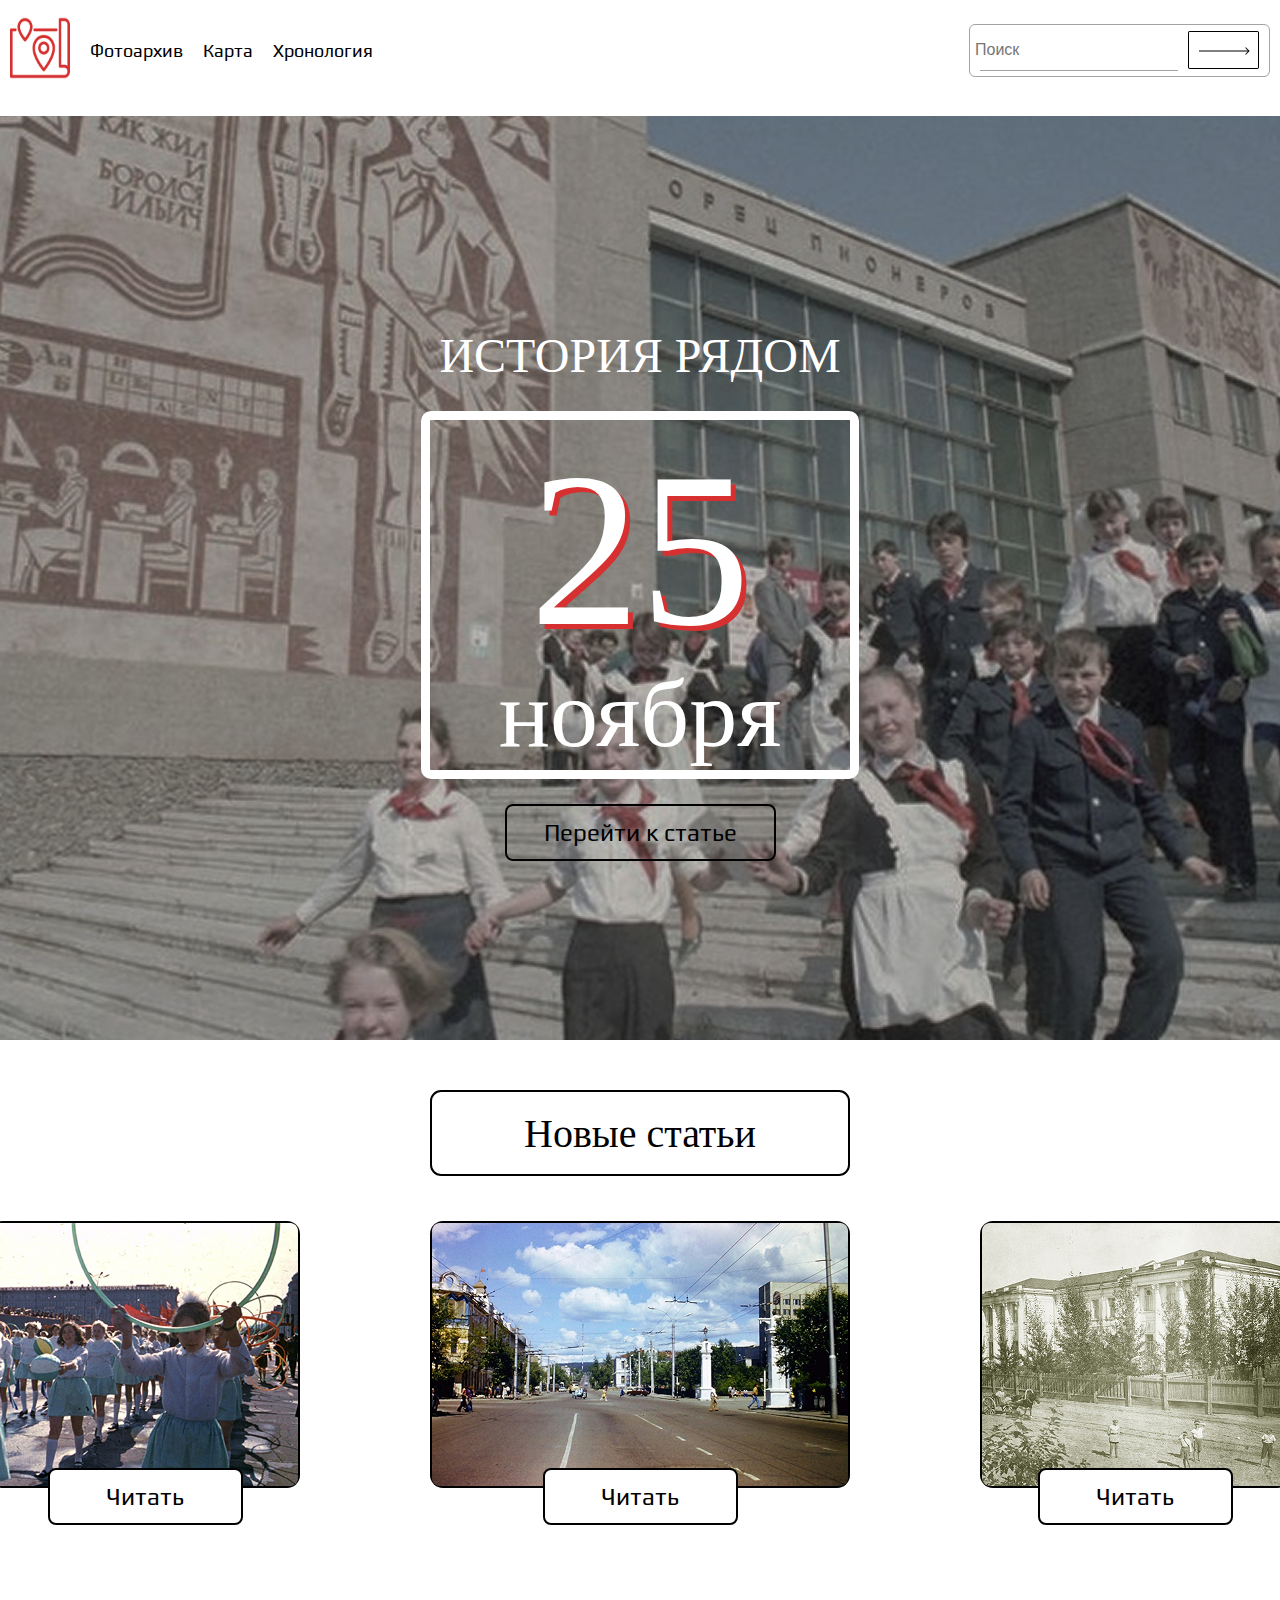
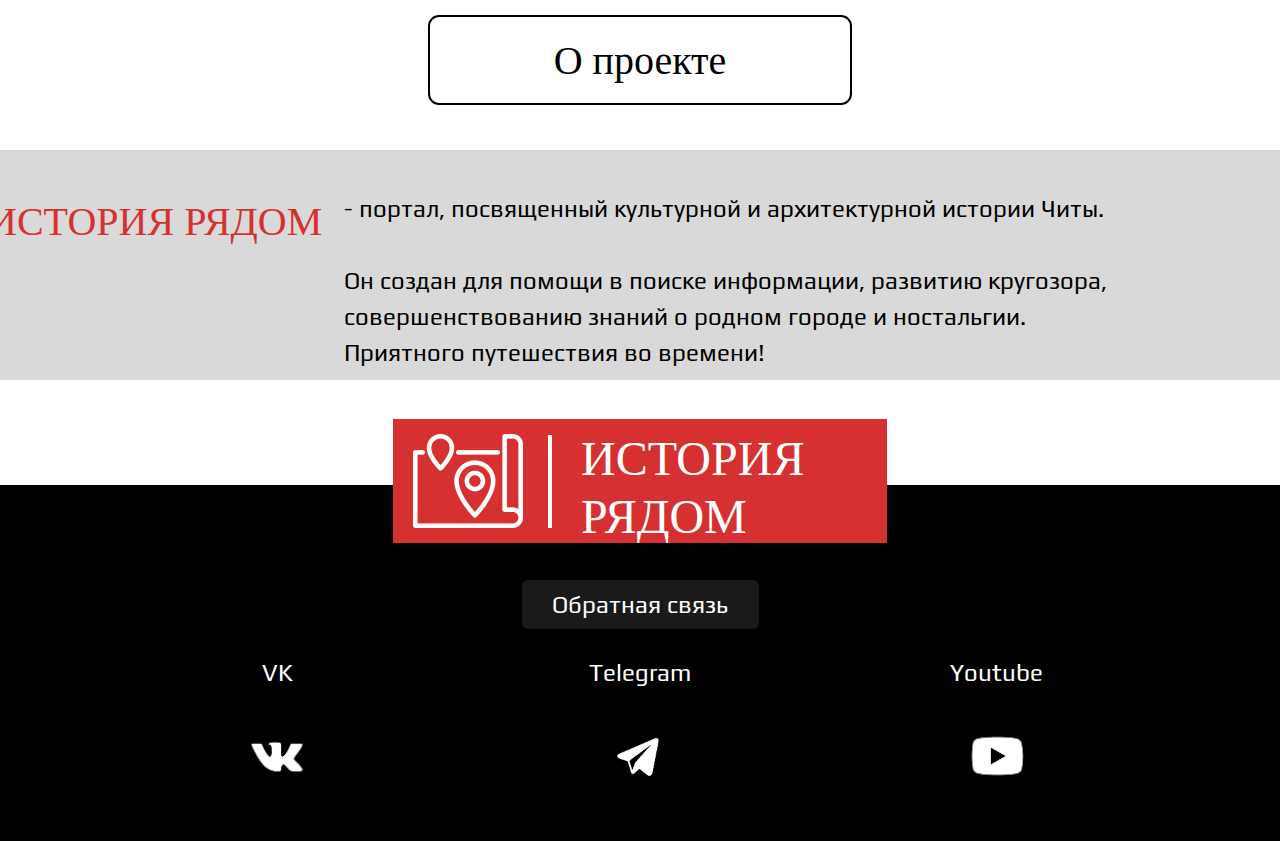
<file: index.html>
<!DOCTYPE html>
<html lang="ru">
<head>
    <meta charset="UTF-8">
    <meta name="viewport" content="width=device-width, initial-scale=1.0">
    <title>Шапка сайта</title>
    <link rel="stylesheet" href="styles.css"> <!-- Подключение CSS -->
</head>
<body>
    <header class="header">
        <!-- Логотип как кнопка -->
        <a href="index.html">
    <img src="images/logo.png" alt="Логотип" class="logo">
</a>

        <!-- Кнопки -->
        <div class="nav-buttons">
    <a href="фотоархив.html">Фотоархив</a>
    <a href="карта.html">Карта</a>
    <a href="хронология.html">Хронология</a>
</div>

 <!-- Окно поиска -->
<div class="search-box">
    <input type="text" placeholder="Поиск" class="search-input">
    <div class="search-icon">
        <img src="images/search-icon.png" alt="Поиск">
    </div>
</div>
    </header>

    <!-- Секция под шапкой -->
    <section class="hero-section">
        <div class="hero-content">
            <h1>ИСТОРИЯ РЯДОМ</h1>
            <div class="rectangle">
                <div class="date-container">
                    <div class="date">25</div>
                    <div class="month">ноября</div>
                </div>
            </div>
            <button class="article-button">Перейти к статье</button>
        </div>
    </section>

    <!-- Новая секция с кнопкой "Новые статьи" и фотографиями -->
<section class="new-articles-section">
    <!-- Кнопка "Новые статьи" -->
    <div class="new-articles-button-container">
        <button class="new-articles-button">Новые статьи</button>
    </div>

    <!-- Контейнер для фотографий -->
    <div class="photos-container">
        <!-- Левая фотография -->
        <div class="photo-wrapper">
            <img src="images/photo-left.jpg" alt="Фото 1" class="photo">
            <button class="read-button">Читать</button>
        </div>

        <!-- Центральная фотография -->
        <div class="photo-wrapper">
            <img src="images/photo-center.jpg" alt="Фото 2" class="photo">
            <button class="read-button">Читать</button>
        </div>

        <!-- Правая фотография -->
        <div class="photo-wrapper">
            <img src="images/photo-right.jpg" alt="Фото 3" class="photo">
            <button class="read-button">Читать</button>
        </div>
    </div>
</section>

<!-- Новая секция "О проекте" -->
<section class="about-section">
    <!-- Прямоугольник с надписью "О проекте" -->
    <div class="about-title-container">
        <div class="about-title">О проекте</div>
    </div>

    <!-- Серый прямоугольник с текстом -->
    <div class="about-content">
        <div class="about-text">
            <span class="red-text">ИСТОРИЯ РЯДОМ</span>
            <div class="description-container">
                <span class="description-text">
                    - портал, посвященный культурной и архитектурной истории Читы.<br><br>
                    Он создан для помощи в поиске информации, развитию кругозора, совершенствованию знаний о родном городе и ностальгии.<br>
                    Приятного путешествия во времени!
                </span>
            </div>
        </div>
    </div>
</section>

<!-- Подвал -->
<footer class="footer">
    <!-- Красный прямоугольник -->
    <div class="red-rectangle">
        <img src="images/footer-icon.png" alt="Иконка" class="footer-icon">
        <div class="white-line"></div>
        <div class="footer-title">ИСТОРИЯ<br>РЯДОМ</div>
    </div>

    <!-- Черный прямоугольник -->
    <div class="black-rectangle">
        <!-- Кнопка "Обратная связь" -->
        <button class="feedback-button">Обратная связь</button>

        <!-- Надписи и кнопки -->
        <div class="social-links">
            <div class="social-item">
                <span class="social-text">VK</span>
                <div class="social-button">
                    <img src="images/vk-icon.png" alt="VK" class="social-icon">
                </div>
            </div>
            <div class="social-item">
                <span class="social-text">Telegram</span>
                <div class="social-button">
                    <img src="images/telegram-icon.png" alt="Telegram" class="social-icon">
                </div>
            </div>
            <div class="social-item">
                <span class="social-text">Youtube</span>
                <div class="social-button">
                    <img src="images/youtube-icon.png" alt="YouTube" class="social-icon">
                </div>
            </div>
        </div>
    </div>
</footer>

</body>
</html>
</file>
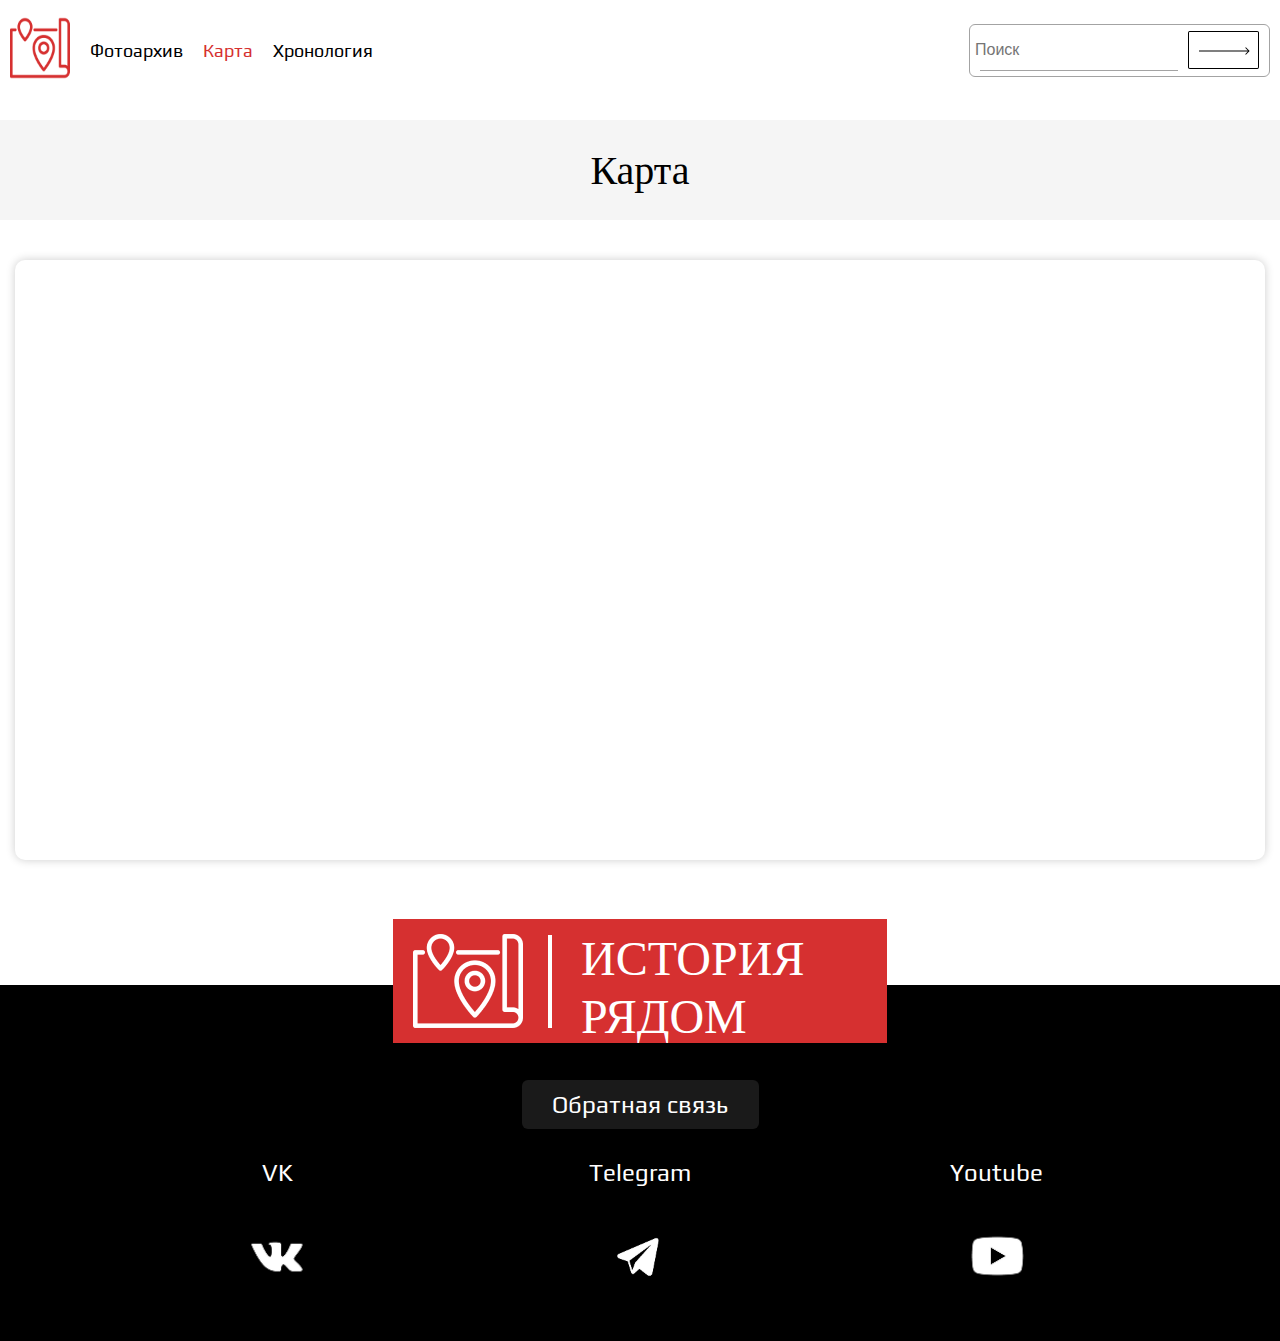
<file: карта.html>
<!DOCTYPE html>
<html lang="ru">
<head>
    <meta charset="UTF-8">
    <meta name="viewport" content="width=device-width, initial-scale=1.0">
    <title>Карта</title>
    <link rel="stylesheet" href="styles.css">

</head>
<body>
    <header class="header">
        <a href="index.html">
            <img src="images/logo.png" alt="Логотип" class="logo">
        </a>

        <div class="nav-buttons">
            <a href="фотоархив.html">Фотоархив</a>
            <a href="#" class="active">Карта</a>
            <a href="хронология.html">Хронология</a>
        </div>

        <div class="search-box">
            <input type="text" placeholder="Поиск" class="search-input">
            <div class="search-icon">
                <img src="images/search-icon.png" alt="Поиск">
            </div>
        </div>
    </header>

    <div class="archive-header">
        <div class="archive-title">Карта</div>
    </div>

    <div id="map"></div>

    <div id="photo-info-container" style="display: none;">
        <div class="gallery-container">
            <div class="gallery-slide active">
                <img src="images/map photo1.jpg" alt="Фото 1" class="gallery-photo">
                <div class="photo-info">
                    <div class="photo-title">Первая половина 50-х</div>
                    <div class="photo-description">Читинский электро-механический завод (в 1955 переименован в Читинский машиностроительный завод). </div>
                </div>
            </div>
            
            <div class="gallery-slide">
                <img src="images/map photo2.jpg" alt="Фото 2" class="gallery-photo">
                <div class="photo-info">
                    <div class="photo-title">Конец 1960-х</div>
                    <div class="photo-description">Читинский машиностроительный завод. </div>
                </div>
            </div>
            
            <div class="gallery-slide">
                <img src="images/map photo3.jpg" alt="Фото 3" class="gallery-photo">
                <div class="photo-info">
                    <div class="photo-title">Середина 1970-х годов</div>
                    <div class="photo-description">Въезд на территорию Читинского машиностроительного завода.</div>
                </div>
            </div>
            
            <div class="gallery-slide">
                <img src="images/map photo4.jpg" alt="Фото 4" class="gallery-photo">
                <div class="photo-info">
                    <div class="photo-title">1979 год</div>
                    <div class="photo-description">Улица Новобульварная, коллектив Читинского машиностроительного завода выходит на первомайскую демонстрацию.</div>
                </div>
            </div>
            
            <div class="gallery-slide">
                <img src="images/map photo5.jpg" alt="Фото 5" class="gallery-photo">
                <div class="photo-info">
                    <div class="photo-title">1979 год</div>
                    <div class="photo-description">Шествие коллектива Читинского машиностроительного завода по улице Новобульварной возле ДК Машзавода.</div>
                </div>
            </div>
            
            <div class="gallery-slide">
                <img src="images/map photo6.jpg" alt="Фото 6" class="gallery-photo">
                <div class="photo-info">
                    <div class="photo-title">Начало 1980-х годов</div>
                    <div class="photo-description">Доска боевой славы работников Читинского машиностроительного завода. Была установлена возле центральной проходной завода на троллейбусной остановке на улице Новобульварной.</div>
                </div>
            </div>
            
            <div class="gallery-slide">
                <img src="images/map photo7.jpg" alt="Фото 7" class="gallery-photo">
                <div class="photo-info">
                    <div class="photo-title">1981 год</div>
                    <div class="photo-description">Здание сборочных цехов Читинского машиностроительного завода. На заднем плане - Читинская областная клиническая больница.</div>
                </div>
            </div>
            
            <div class="gallery-slide">
                <img src="images/map photo8.jpg" alt="Фото 8" class="gallery-photo">
                <div class="photo-info">
                    <div class="photo-title">1985 год</div>
                    <div class="photo-description">Проходная Читинского машзавода на Новобульварной.</div>
                </div>
            </div>
            
            <div class="gallery-nav">
                <button class="nav-arrow prev">❮</button>
                <button class="nav-arrow next">❯</button>
            </div>
            
            <div class="photo-counter">Фото 1 из 8</div>
        </div>
    </div>

    <script src="https://api-maps.yandex.ru/2.1/?apikey=d6c2a3be-694f-49df-9041-08972f965d50&lang=ru_RU"></script>
  <script>
    ymaps.ready(init);

    function init() {
        const map = new ymaps.Map("map", {
            center: [52.033635, 113.501049],
            zoom: 14
        });

        const infoContainer = document.getElementById('photo-info-container');

        // Создаем общие параметры для всех меток
        const placemarkOptions = {
            iconLayout: 'default#image',
            iconImageHref: 'images/marker-icon.png',
            iconImageSize: [33, 47],
            iconImageOffset: [-15, -15]
        };

        const placemark1 = new ymaps.Placemark([52.046798, 113.505981], {
            hintContent: "ул. Новобульварная, 103",
            balloonContent: "Читинский машиностроительный завод"
        }, placemarkOptions); // Используем общие параметры

        placemark1.events.add('click', function() {
            infoContainer.style.display = 'block';
            infoContainer.scrollIntoView({ behavior: 'smooth' });
            
            // Сброс галереи к первому фото при открытии
            currentSlide = 0;
            showSlide(currentSlide);
        });

        const placemark2 = new ymaps.Placemark([52.033012, 113.500589], {
            hintContent: "Парк Победы",
            balloonContent: "Городской парк культуры и отдыха"
        }, placemarkOptions); // Используем общие параметры

        const placemark3 = new ymaps.Placemark([52.037248, 113.509960], {
            hintContent: "Железнодорожный вокзал",
            balloonContent: "Историческое здание вокзала станции Чита"
        }, placemarkOptions); // Используем общие параметры

        map.geoObjects.add(placemark1);
        map.geoObjects.add(placemark2);
        map.geoObjects.add(placemark3);
    }

    // Остальной код галереи остается без изменений
    let currentSlide = 0;
    const slides = document.querySelectorAll('.gallery-slide');
    const counter = document.querySelector('.photo-counter');
    
    function showSlide(n) {
        slides.forEach(slide => slide.classList.remove('active'));
        slides[n].classList.add('active');
        counter.textContent = `Фото ${n+1} из ${slides.length}`;
    }
    
    document.querySelector('.next').addEventListener('click', () => {
        currentSlide = (currentSlide + 1) % slides.length;
        showSlide(currentSlide);
    });
    
    document.querySelector('.prev').addEventListener('click', () => {
        currentSlide = (currentSlide - 1 + slides.length) % slides.length;
        showSlide(currentSlide);
    });
    
    document.addEventListener('keydown', (e) => {
        if (infoContainer.style.display === 'block') {
            if (e.key === 'ArrowRight') {
                currentSlide = (currentSlide + 1) % slides.length;
                showSlide(currentSlide);
            } else if (e.key === 'ArrowLeft') {
                currentSlide = (currentSlide - 1 + slides.length) % slides.length;
                showSlide(currentSlide);
            }
        }
    });
</script>

    <!-- Подвал -->
<footer class="footer">
    <!-- Красный прямоугольник -->
    <div class="red-rectangle">
        <img src="images/footer-icon.png" alt="Иконка" class="footer-icon">
        <div class="white-line"></div>
        <div class="footer-title">ИСТОРИЯ<br>РЯДОМ</div>
    </div>

    <!-- Черный прямоугольник -->
    <div class="black-rectangle">
        <!-- Кнопка "Обратная связь" -->
        <button class="feedback-button">Обратная связь</button>

        <!-- Надписи и кнопки -->
        <div class="social-links">
            <div class="social-item">
                <span class="social-text">VK</span>
                <div class="social-button">
                    <img src="images/vk-icon.png" alt="VK" class="social-icon">
                </div>
            </div>
            <div class="social-item">
                <span class="social-text">Telegram</span>
                <div class="social-button">
                    <img src="images/telegram-icon.png" alt="Telegram" class="social-icon">
                </div>
            </div>
            <div class="social-item">
                <span class="social-text">Youtube</span>
                <div class="social-button">
                    <img src="images/youtube-icon.png" alt="YouTube" class="social-icon">
                </div>
            </div>
        </div>
    </div>
</footer>


</body>
</html>
</file>
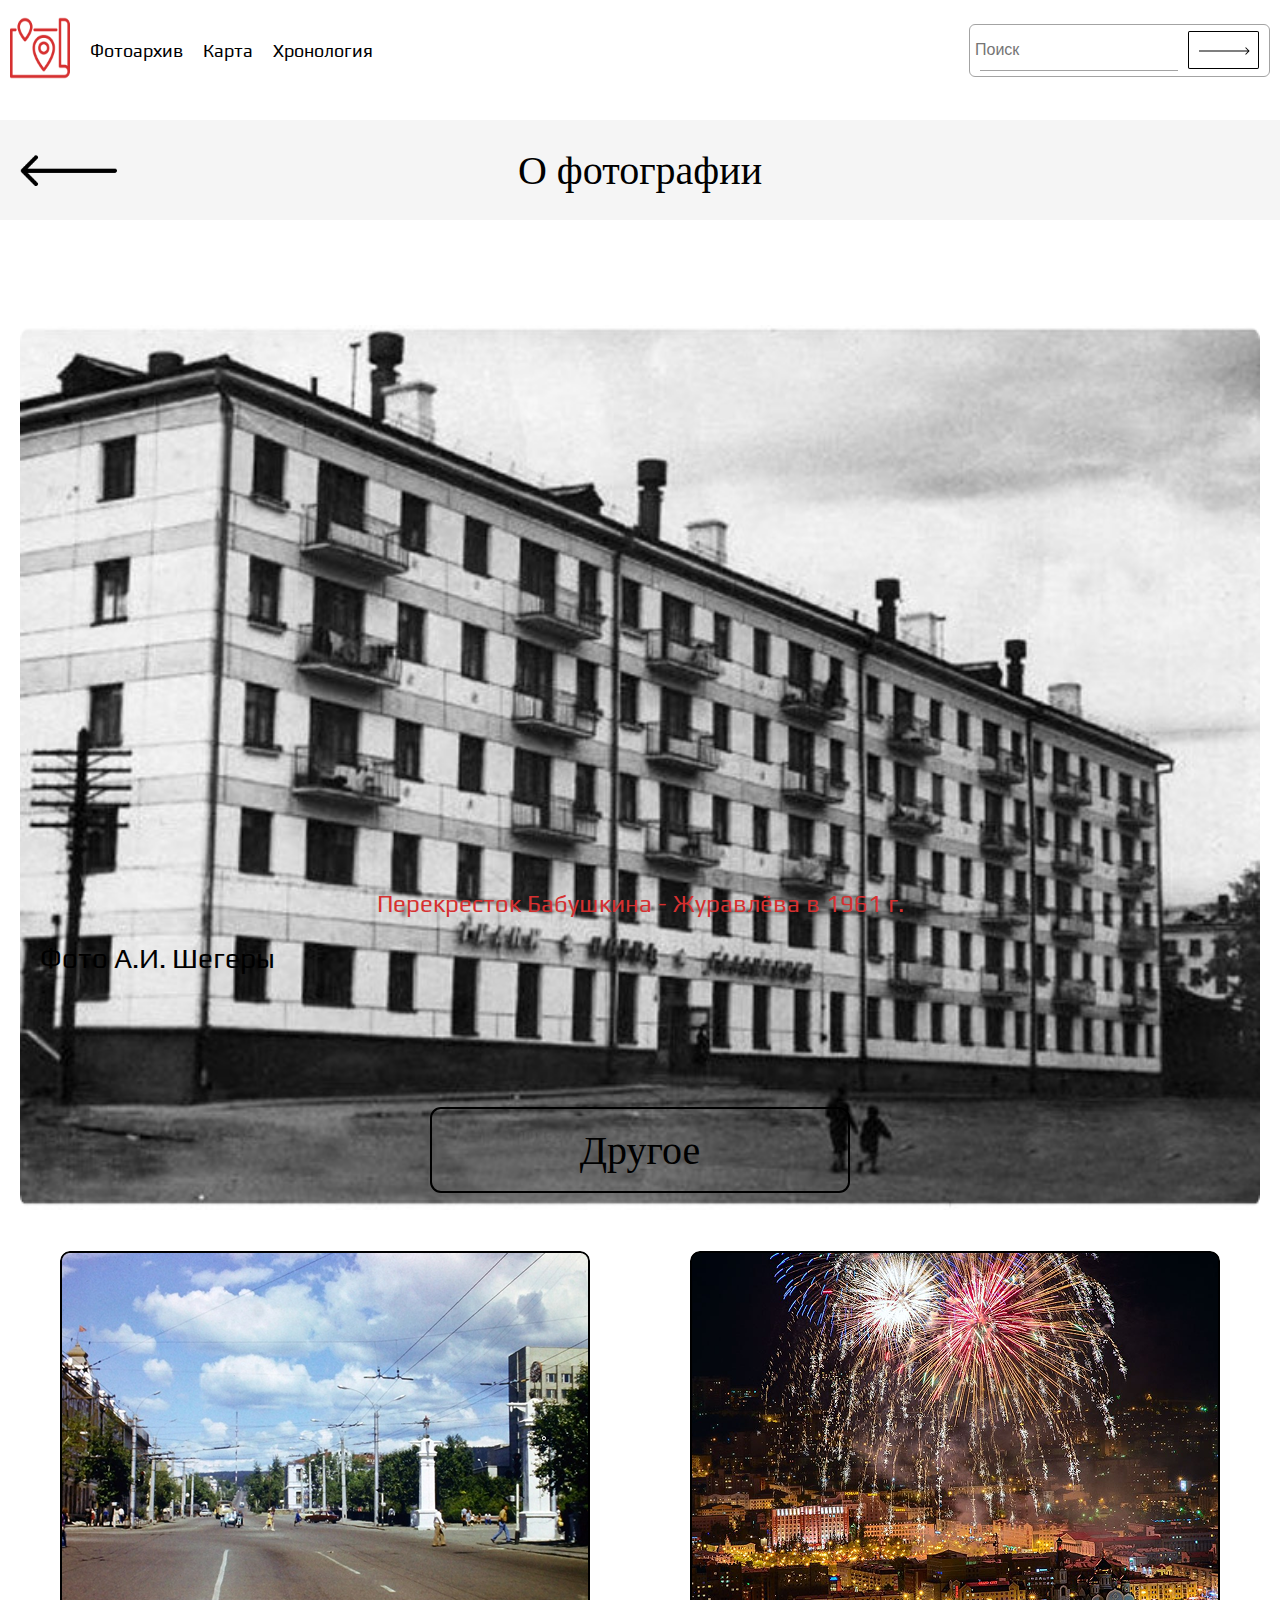
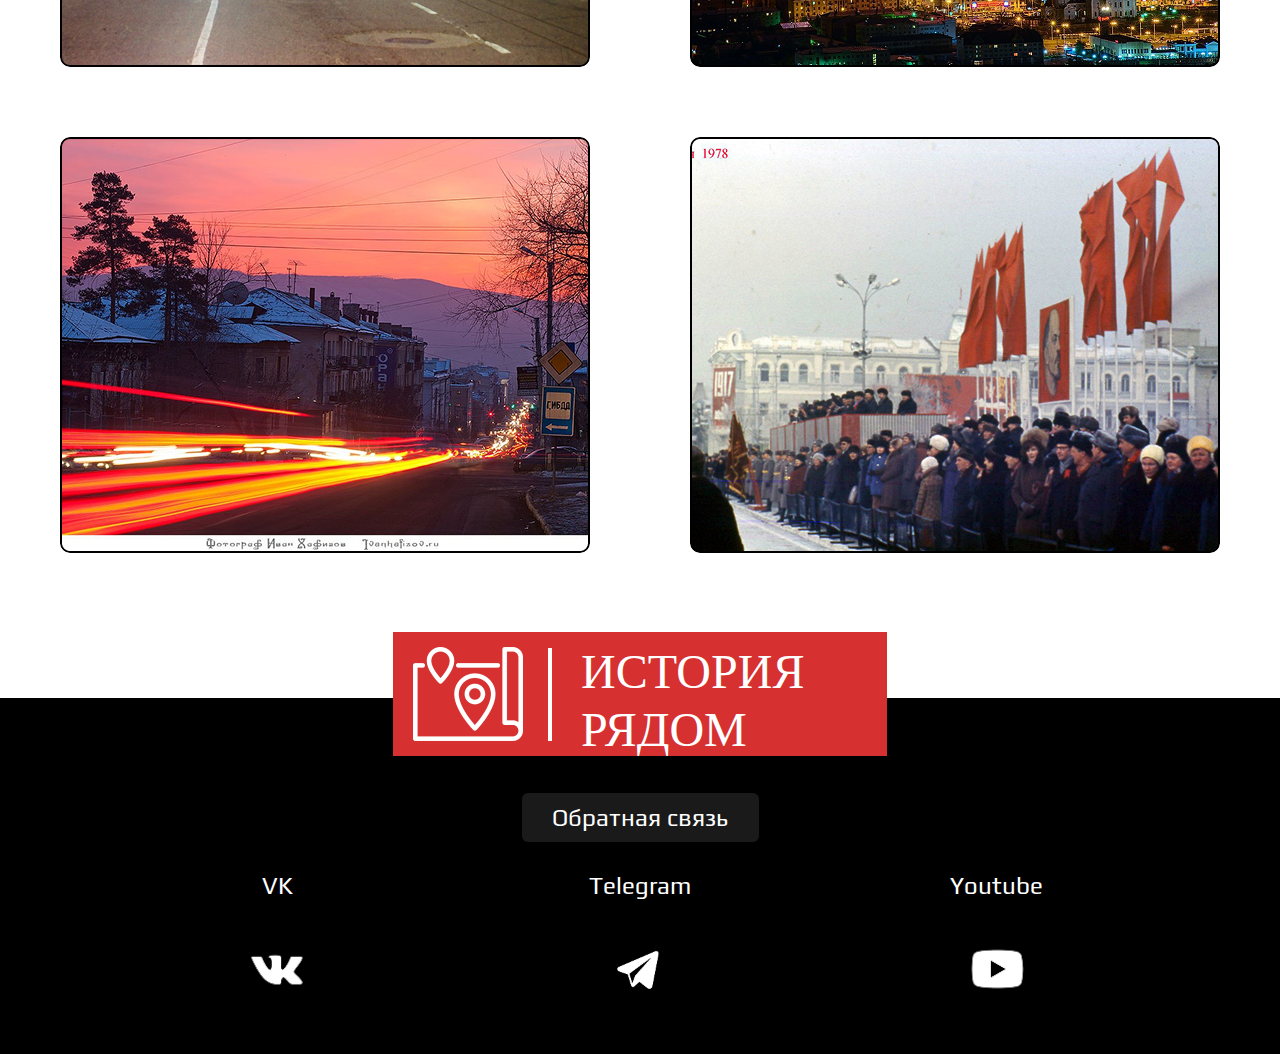
<file: о фотографии.html>
<!DOCTYPE html>
<html lang="ru">
<head>
    <meta charset="UTF-8">
    <meta name="viewport" content="width=device-width, initial-scale=1.0">
    <title>О фотографии</title>
    <link rel="stylesheet" href="styles.css">
</head>
<body>
    <header class="header">
        <a href="index.html">
            <img src="images/logo.png" alt="Логотип" class="logo">
        </a>
        <div class="nav-buttons">
            <a href="фотоархив.html">Фотоархив</a>
            <a href="карта.html">Карта</a>
            <a href="хронология.html">Хронология</a>
        </div>
        <div class="search-box">
            <input type="text" placeholder="Поиск" class="search-input">
            <div class="search-icon">
                <img src="images/search-icon.png" alt="Поиск">
            </div>
        </div>
    </header>
    
    <div class="archive-header">
    <a href="фотоархив.html" class="back-button">
        <img src="images/стрелка.png" alt="Назад" class="back-icon">
    </a>
    <div class="archive-title">О фотографии</div>
</div>

    <div class="photo-details-container">
        <div class="photo-details-content">
            <div class="photo-main">
                <img src="images/о фотографии главная.png" alt="Фотография" class="photo-large">
            </div>
            <div class="photo-info">
                <h2 class="photo-title">Перекресток Бабушкина - Журавлёва в 1961 г.</h2>
                <p class="photo-author">Фото А.И. Шегеры</p>
            </div>
        </div>
    </div>

    <div class="other-photos-section">
        <div class="new-photos-section">
            <button class="new-photos-title">Другое</button>
        </div>

       <div class="new-photos-grid">
    <div class="photos-row top-row">
        <button class="new-photo-btn">
            <img src="images/о фотографии 1.png" alt="Новое фото 1" class="new-photo">
        </button>
        <button class="new-photo-btn">
            <img src="images/о фотографии 2.png" alt="Новое фото 2" class="new-photo">
        </button>
    </div>
    <div class="photos-row bottom-row">
        <button class="new-photo-btn">
            <img src="images/о фотографии 3.png" alt="Новое фото 3" class="new-photo">
        </button>
        <button class="new-photo-btn">
            <img src="images/о фотографии 4.png" alt="Новое фото 4" class="new-photo">
        </button>
    </div>
</div>
    </div>

    <footer class="footer">
        <div class="red-rectangle">
            <img src="images/footer-icon.png" alt="Иконка" class="footer-icon">
            <div class="white-line"></div>
            <div class="footer-title">ИСТОРИЯ<br>РЯДОМ</div>
        </div>
        <div class="black-rectangle">
            <button class="feedback-button">Обратная связь</button>
            <div class="social-links">
                <div class="social-item">
                    <span class="social-text">VK</span>
                    <div class="social-button">
                        <img src="images/vk-icon.png" alt="VK" class="social-icon">
                    </div>
                </div>
                <div class="social-item">
                    <span class="social-text">Telegram</span>
                    <div class="social-button">
                        <img src="images/telegram-icon.png" alt="Telegram" class="social-icon">
                    </div>
                </div>
                <div class="social-item">
                    <span class="social-text">Youtube</span>
                    <div class="social-button">
                        <img src="images/youtube-icon.png" alt="YouTube" class="social-icon">
                    </div>
                </div>
            </div>
        </div>
    </footer>
</body>
</html>
</file>
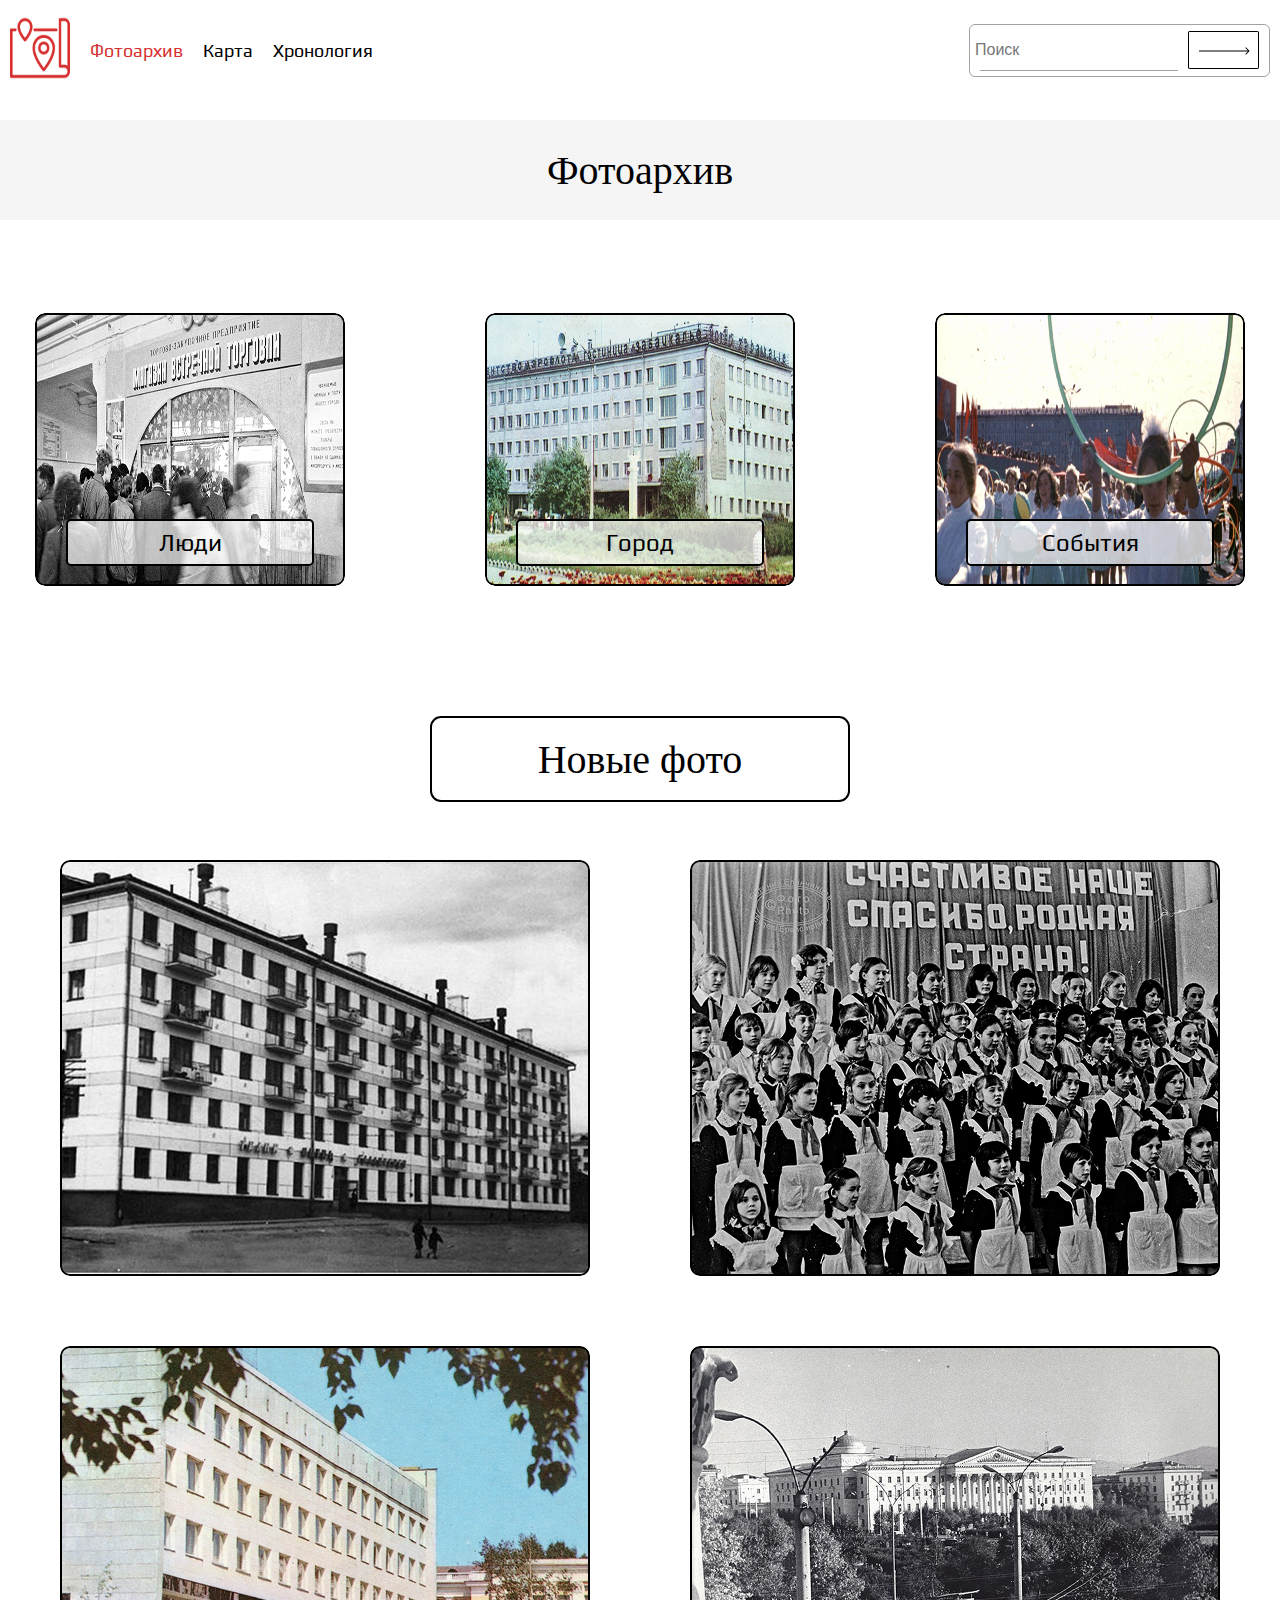
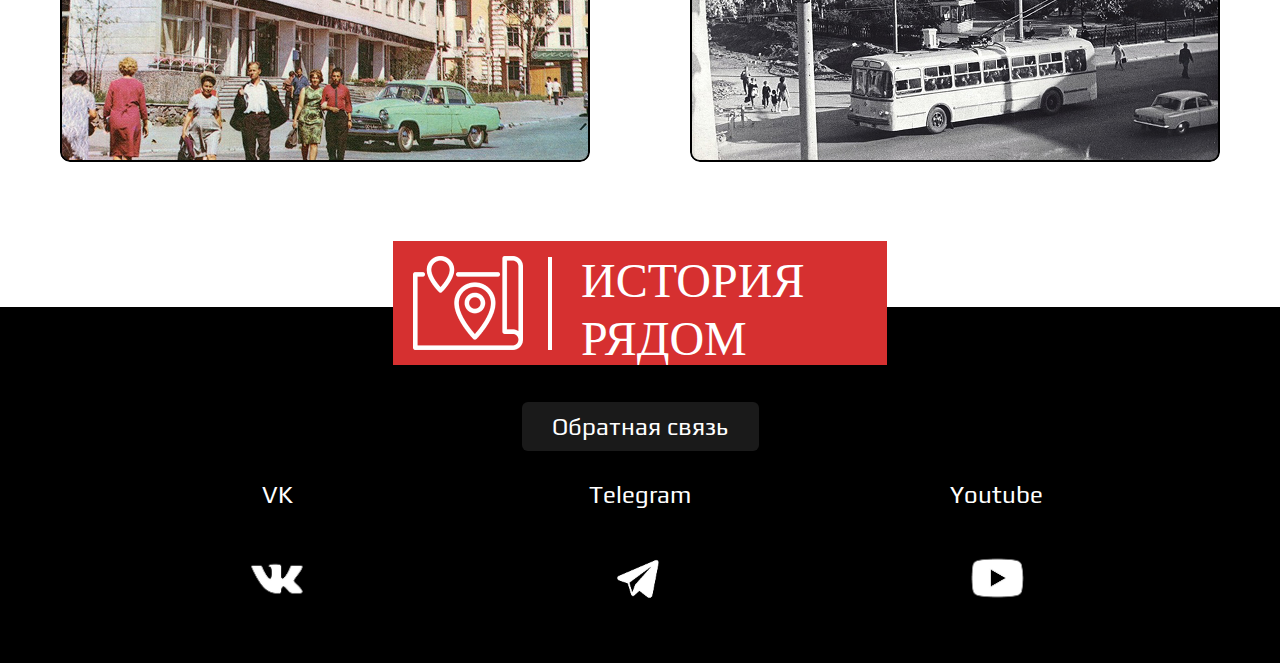
<file: фотоархив.html>
<!DOCTYPE html>
<html lang="ru">
<head>
    <meta charset="UTF-8">
    <meta name="viewport" content="width=device-width, initial-scale=1.0">
    <title>Вторая страница</title>
    <link rel="stylesheet" href="styles.css">
</head>
<body>
    <header class="header">
        <link rel="stylesheet" href="styles.css">
        <!-- Логотип как кнопка -->
        <a href="index.html">
    <img src="images/logo.png" alt="Логотип" class="logo">
</a>
        <!-- Кнопки -->
      <div class="nav-buttons">
    <a href="фотоархив.html" class="active">Фотоархив</a>    
    <a href="карта.html">Карта</a>
    <a href="хронология.html">Хронология</a>
</div>

 <!-- Окно поиска -->
<div class="search-box">
    <input type="text" placeholder="Поиск" class="search-input">
    <div class="search-icon">
        <img src="images/search-icon.png" alt="Поиск">
    </div>
</div>
    </header>
    
    <!-- Серая полоса с заголовком -->
<div class="archive-header">
    <div class="archive-title">Фотоархив</div>
</div>

<!-- Блок с тремя фотографиями -->
<div class="photos-block">
    <div class="photos-row">
        <button class="photo-btn">
            <img src="images/photo1.jpg" alt="Люди" class="photo-item">
            <div class="photo-label">Люди</div>
        </button>
        <button class="photo-btn center-photo-btn">
            <img src="images/photo2.jpg" alt="Город" class="photo-item">
            <div class="photo-label">Город</div>
        </button>
        <button class="photo-btn">
            <img src="images/photo3.jpg" alt="События" class="photo-item">
            <div class="photo-label">События</div>
        </button>
    </div>
</div>

<!-- Новый блок с 4 фотографиями -->
<div class="new-photos-section">
    <button class="new-photos-title">Новые фото</button>
</div>

<div class="new-photos-grid">
    <div class="photos-row top-row">
        <button class="new-photo-btn" onclick="window.location.href='о фотографии.html'">
    <img src="images/new-photo3.jpg" alt="Новое фото 1" class="new-photo">
</button>
        <button class="new-photo-btn">
            <img src="images/new-photo2.jpg" alt="Новое фото 2" class="new-photo">
        </button>
    </div>
    <div class="photos-row bottom-row">
        <button class="new-photo-btn">
            <img src="images/new-photo1.jpg" alt="Новое фото 3" class="new-photo">
        </button>
        <button class="new-photo-btn">
            <img src="images/new-photo4.jpg" alt="Новое фото 4" class="new-photo">
        </button>
    </div>
</div>

<!-- Подвал -->
<footer class="footer">
    <!-- Красный прямоугольник -->
    <div class="red-rectangle">
        <img src="images/footer-icon.png" alt="Иконка" class="footer-icon">
        <div class="white-line"></div>
        <div class="footer-title">ИСТОРИЯ<br>РЯДОМ</div>
    </div>

    <!-- Черный прямоугольник -->
    <div class="black-rectangle">
        <!-- Кнопка "Обратная связь" -->
        <button class="feedback-button">Обратная связь</button>

        <!-- Надписи и кнопки -->
        <div class="social-links">
            <div class="social-item">
                <span class="social-text">VK</span>
                <div class="social-button">
                    <img src="images/vk-icon.png" alt="VK" class="social-icon">
                </div>
            </div>
            <div class="social-item">
                <span class="social-text">Telegram</span>
                <div class="social-button">
                    <img src="images/telegram-icon.png" alt="Telegram" class="social-icon">
                </div>
            </div>
            <div class="social-item">
                <span class="social-text">Youtube</span>
                <div class="social-button">
                    <img src="images/youtube-icon.png" alt="YouTube" class="social-icon">
                </div>
            </div>
        </div>
    </div>
</footer>

</body>
</html>
</file>
<file: styles.css>
@import url('https://fonts.googleapis.com/css2?family=Play:wght@400;700&display=swap');

/* Сброс отступов и центрирование шапки по горизонтали */
body {
    font-family: "Play", sans-serif;
    margin: 0;
    display: flex;
    flex-direction: column; /* Располагаем элементы вертикально */
    justify-content: flex-start; /* Шапка прижата к верху */
    align-items: center; /* Центрирование по горизонтали */
    min-height: 100vh; /* Минимальная высота страницы */
    background-color: #FFFFFF;
}

/* Основные стили для шапки */
.header {
    width: 1300px;
    height: 100px;
    background-color: #FFFFFF;
    display: flex;
    align-items: center;
    padding: 0 20px;
    box-sizing: border-box;
}

/* Логотип */
.logo {
    width: 90px;
    height: 90px;
    margin-right: 21px; /* Отступ справа от логотипа */
    transition: filter 0.3s; /* Плавное изменение фильтра при наведении */
}

/* Стили для логотипа при наведении */
.header a:hover .logo {
    filter: brightness(0.1); /* Затемнение логотипа при наведении */
}

/* Блок с кнопками */
.nav-buttons {
    display: flex;
    gap: 43px; /* Отступы между кнопками */
    margin-right: 20px; /* Отступ справа от блока кнопок */
    margin-left: 21px;
}

.nav-buttons a {
    text-decoration: none;
    color: #000;
    font-size: 20px;
    transition: color 0.3s; /* Плавное изменение цвета текста при наведении */
}

/* Изменение цвета текста кнопок при наведении */
.nav-buttons a:hover {
    color: #FF0000; /* Цвет текста при наведении (красный) */
}

/* Окно поиска */
.search-box {
    display: flex;
    align-items: center;
    margin-left: auto;
    border: 1px solid #A3A3A3;
    padding: 5px 15px 5px 10px; /* Увеличиваем правый padding для отступа */
    border-radius: 6px;
    position: relative;
    transition: all 0.3s ease;
    width: 301px;
    height: 53px;
    box-sizing: border-box;
    justify-content: space-between;
}

.search-box input {
    border: none;
    outline: none;
    font-size: 20px;
    width: 200px; /* Еще немного уменьшаем ширину */
    height: 100%;
    background: transparent;
    padding: 0;
}

.search-box .search-icon {
    width: 71px;
    height: 38px;
    cursor: pointer;
    margin-left: 10px;
    flex-shrink: 0;
    margin-right: 5px; /* Добавляем отступ от правого края */
}

/* Подчеркивание для поля ввода */
.search-box::after {
    content: '';
    position: absolute;
    left: 10px;
    width: 198px;
    bottom: 5px;
    height: 1px;
    background-color: #A3A3A3;
    transition: background-color 0.3s ease;
}

/* Стили при наведении */
.search-box:hover {
    box-shadow: 5px 5px 0px #D63030; /* Тень 5px по X и Y */
    border-color: #000; /* Черная обводка */
}

.search-box:hover::after {
    background-color: #000; /* Черная линия при наведении */
}

/* Плейсхолдер исчезает при фокусе */
.search-input:focus::placeholder {
    color: transparent;
}

/* Медиа-запросы */
@media (max-width: 1300px) {
    .search-box input {
        width: 200px;
        font-size: 16px;
    }
}

@media (max-width: 768px) {
    .search-box input {
        width: 80%;
        font-size: 14px;
    }
}

/* Медиа-запрос для экранов меньше 1300px */
@media (max-width: 1300px) {
    .header {
        width: 100%; /* Шапка занимает всю ширину экрана */
        padding: 0 10px; /* Уменьшаем отступы */
    }

    .nav-buttons {
        gap: 20px; /* Уменьшаем отступы между кнопками */
        margin-right: 10px; /* Уменьшаем отступ справа */
        margin-left: 10px; /* Уменьшаем отступ слева */
    }

    .nav-buttons a {
        font-size: 18px; /* Уменьшаем размер шрифта кнопок */
    }

    .search-box {
        padding: 5px; /* Уменьшаем отступы внутри поиска */
    }

    .search-box input {
        width: 200px; /* Уменьшаем ширину поля поиска */
        font-size: 16px; /* Уменьшаем размер шрифта в поле поиска */
    }

    .logo {
        width: 60px; /* Уменьшаем размер логотипа */
        height: 70px; /* Уменьшаем размер логотипа */
        margin-right: 10px; /* Уменьшаем отступ справа от логотипа */
    }
}

/* Медиа-запрос для экранов меньше 768px (мобильные устройства) */
@media (max-width: 768px) {
    .header {
        height: auto; /* Высота шапки автоматически подстраивается под содержимое */
        flex-wrap: wrap; /* Элементы шапки переносятся на новую строку */
        padding: 10px; /* Увеличиваем отступы для мобильных устройств */
    }

    .logo {
        width: 50px; /* Еще больше уменьшаем размер логотипа */
        height: 60px; /* Еще больше уменьшаем размер логотипа */
        margin-right: 5px; /* Уменьшаем отступ справа от логотипа */
    }

    .nav-buttons {
        gap: 10px; /* Еще больше уменьшаем отступы между кнопками */
        margin-right: 5px; /* Уменьшаем отступ справа */
        margin-left: 5px; /* Уменьшаем отступ слева */
        order: 2; /* Перемещаем кнопки вниз */
        width: 100%; /* Кнопки занимают всю ширину */
        justify-content: center; /* Центрируем кнопки */
    }

    .nav-buttons a {
        font-size: 16px; /* Еще больше уменьшаем размер шрифта кнопок */
    }

    .search-box {
        order: 1; /* Перемещаем поиск вверх */
        width: 100%; /* Поиск занимает всю ширину */
        margin: 10px 0; /* Отступы сверху и снизу */
        justify-content: center; /* Центрируем поиск */
    }

    .search-box input {
        width: 80%; /* Уменьшаем ширину поля поиска */
        font-size: 14px; /* Еще больше уменьшаем размер шрифта в поле поиска */
    }
}

/* Стили для секции hero-section */
.hero-section {
    width: 1920px;
    height: 924px;
    margin-top: 16px; /* Отступ от header */
    position: relative;
    overflow: hidden;
    display: flex;
    justify-content: center;
    align-items: center;
    background-image: url('images/hero-image.jpg'); /* Замените на путь к вашей фотографии */
    background-size: cover;
    background-position: center;
}

/* Стили для контента внутри секции */
.hero-content {
    text-align: center;
    color: white;
}

.hero-content h1 {
    font-family: Politburo;
    font-size: 48px;
    font-weight: 200;
    margin-bottom: 28px; /* Отступ над прямоугольником */
}

/* Стили для прямоугольника */
.rectangle {
    width: 420px;
    height: 350px;
    font-weight: 200;
    border: 9px solid white;
    border-radius: 10px;
    margin: 0 auto; /* Центрирование прямоугольника */
    display: flex;
    justify-content: center; /* Центрирование по горизонтали */
    align-items: center; /* Центрирование по вертикали */
    position: relative; /* Для позиционирования даты */
}

/* ... (предыдущие стили остаются без изменений до .date) ... */

/* Обновленные стили для даты */
.date-container {
    display: flex;
    flex-direction: column;
    align-items: center;
    justify-content: center;
    position: absolute;
    top: 50%;
    left: 50%;
    transform: translate(-50%, -50%);
    margin-top: 20px;
}

.date {
    font-family: Politburo;
    font-size: 220px;
    color: white;
    text-align: center;
    font-style: normal;
    line-height: 0.8;
    font-weight: 500;
    text-shadow: 5px 5px 0px #D63030; /* Красная тень с смещением 5px по горизонтали и вертикали */
}

.month {
    font-family: Politburo;
    font-size: 96px;
    color: white;
    margin-top: 20px;
    font-weight: 200;
}

.article-button {
    font-family: "Play", sans-serif;
    width: 271px;
    height: 57px;
    background-color: transparent;
    border: 2px solid rgb(0, 0, 0);
    border-radius: 8px;
    color: rgb(0, 0, 0);
    font-size: 24px;
    cursor: pointer;
    margin-top: 25px;
    transition: background-color 0.3s, color 0.3s, border-color 0.3s;
    box-sizing: border-box; /* Это ключевое свойство для сохранения размеров */
    padding: 0; /* Убедимся, что внутренние отступы не влияют на размер */
}

.article-button:hover {
    background-color: rgba(255, 255, 255, 0.46);
    color: white;
    border-color: white;
    transform: none; /* Убедимся, что нет трансформаций */
}

/* Стили для новой секции */
.new-articles-section {
    display: flex;
    flex-direction: column;
    align-items: center;
    margin-top: 50px; /* Отступ от предыдущей секции */
}

/* Стили для кнопки "Новые статьи" */
.new-articles-button-container {
    margin-bottom: 45px; /* Отступ от кнопки до фотографий */
}

.new-articles-button {
    width: 420px;
    height: 86px;
    background-color: transparent;
    border: 2px solid black;
    border-radius: 11px;
    color: black;
    font-size: 40px;
    font-family: Politburo;
    cursor: pointer;
    transition: background-color 0.3s, color 0.3s;
}

.new-articles-button:hover {
    background-color: #D9D9D9;
    color: rgb(0, 0, 0);
}

/* Стили для контейнера с фотографиями */
.photos-container {
    display: flex;
    justify-content: center;
    gap: 130px; /* Расстояние между фотографиями */
}

/* Стили для обертки фотографии и кнопки */
.photo-wrapper {
    display: flex;
    flex-direction: column;
    align-items: center;
}

/* Стили для фотографий */
.photo {
    width: 310px; /* Ширина боковых фотографий */
    height: 267px;
    border-radius: 13px;
    object-fit: cover; /* Чтобы фотографии сохраняли пропорции */
    cursor: pointer;
    transition: box-shadow 0.3s;
}

.photo:hover {
    box-shadow: 5px 5px 0px rgba(214, 48, 48, 1); /* Синяя тень с прозрачностью */
}

.photo-wrapper:nth-child(2) .photo {
    width: 420px; /* Ширина центральной фотографии */
}

/* Стили для кнопки "Читать" */
.read-button {
    font-family: "Play", sans-serif;
    width: 195px;
    height: 57px;
    background-color: white;
    border: 2px solid black;
    border-radius: 8px;
    color: black;
    font-size: 24px;
    cursor: pointer;
    margin-top: -20px; /* Отступ от фотографии до кнопки */
    transition: background-color 0.3s, color 0.3s, box-shadow 0.3s;
}

.read-button:hover {
    background-color: rgb(255, 255, 255);
    color: rgb(0, 0, 0);
    box-shadow: 5px 5px 0px rgba(214, 48, 48, 1); /* Синяя тень с прозрачностью */
}

/* Стили для новой секции "О проекте" */
.about-section {
    margin-top: 90px; /* Отступ от предыдущей секции */
    display: flex;
    flex-direction: column;
    align-items: center;
}

/* Стили для прямоугольника с надписью "О проекте" */
.about-title-container {
    width: 420px;
    height: 86px;
    border: 2px solid black;
    border-radius: 11px;
    display: flex;
    justify-content: center;
    align-items: center;
    margin-bottom: 45px; /* Отступ до серого прямоугольника */
}

.about-title {
    font-family: Politburo;
    font-size: 40px;
    color: black;
}

/* Стили для серого прямоугольника с текстом */
.about-content {
    width: 1920px;
    height: 230px;
    background-color: #D9D9D9; /* Серый цвет */
    display: flex;
    align-items: center;
}

.about-text {
    margin-left: 308px; /* Отступ слева */
    margin-top: 32px; /* Отступ сверху */
    display: flex;
    align-items: center;
}

.red-text {
    font-family: Politburo;
    font-size: 40px;
    color: #D63030; /* Красный цвет */
    margin-right: 22px; /* Отступ до текста справа */
    margin-top: -120px;
}

/* Контейнер для текста с фиксированной шириной и высотой */
.description-container {
    width: 808px; /* Ширина колонки */
    height: 140px; /* Высота колонки */
    display: flex;
    align-items: center;
}

.description-text {
    font-family: "Play", sans-serif;
    font-size: 24px;
    color: black;
    line-height: 1.5; /* Межстрочный интервал */
}

/* Стили для подвала */
.footer {
    margin-top: 39px; /* Отступ от предыдущей секции */
    display: flex;
    flex-direction: column;
    align-items: center;
}

/* Красный прямоугольник */
.red-rectangle {
    width: 474px;
    height: 124px;
    background-color: #D63030; /* Красный цвет */
    display: flex;
    align-items: center;
    padding-left: 20px; /* Отступ слева для картинки */
    position: relative;
    z-index: 2; /* Увеличиваем z-index, чтобы красный прямоугольник был поверх черного */
}

/* Иконка в красном прямоугольнике */
.footer-icon {
    width: 110px;
    height: 110px;
    margin-right: 25px; /* Отступ справа от картинки */
}

/* Белая вертикальная линия */
.white-line {
    width: 4px;
    height: 93px;
    background-color: white;
    margin-right: 29px; /* Отступ справа от линии */
}

/* Надпись "ИСТОРИЯ РЯДОМ" */
.footer-title {
    font-family: Politburo;
    font-size: 48px;
    color: white;
    line-height: 1.2; /* Межстрочный интервал */
    text-align: left;
    width: 213px;
    height: 92px;
    margin-top: -10px;
}

/* Черный прямоугольник */
.black-rectangle {
    width: 1920px;
    height: 356px;
    background-color: black;
    margin-top: -58px; /* Отступ от красного прямоугольника */
    display: flex;
    flex-direction: column;
    align-items: center;
    justify-content: center;
    position: relative;
    z-index: 1; /* Уменьшаем z-index, чтобы черный прямоугольник был под красным */
}

/* Кнопка "Обратная связь" */
.feedback-button {
    width: 237px;
    height: 49px;
    background-color: #1A1A1A;
    border: none;
    border-radius: 6px;
    font-family: "Play", sans-serif;
    font-size: 24px;
    color: #FFFFFF;
    cursor: pointer;
    margin-top: 50px; /* Отступ от верхнего края черного прямоугольника */
    transition: background-color 0.3s;
}

.feedback-button:hover {
    background-color: #000000;
}

/* Обновленные стили для социальных ссылок */
.social-links {
    display: flex;
    justify-content: center;
    align-items: center;
    gap: 211px;
    margin-top: 30px;
    position: relative;
    width: 100%;
}

/* Общий стиль для элементов соцсетей */
.social-item {
    display: flex;
    flex-direction: column;
    align-items: center;
    position: relative;
}

/* Расположение VK */
.social-item:nth-child(1) {
    margin-right: 211px; /* Отступ от центра */
}

/* Расположение Telegram (по центру) */
.social-item:nth-child(2) {
    position: absolute;
    left: 50%;
    transform: translateX(-50%);
}

/* Расположение Youtube */
.social-item:nth-child(3) {
    margin-left: 211px; /* Отступ от центра */
}

/* Надписи социальных сетей */
.social-text {
    font-family: "Play", sans-serif;
    font-size: 24px;
    color: white;
    margin-bottom: 10px;
    display: block; /* Убедимся, что текст отображается */
}

/* Обновленные стили для кнопок соцсетей с анимацией */
.social-button {
    width: 80px;
    height: 80px;
    background-color: rgb(0, 0, 0);
    border-radius: 50%;
    cursor: pointer;
    margin-top: 20px;
    display: flex;
    justify-content: center;
    align-items: center;
    overflow: hidden;
    position: relative;
}

.social-icon {
    width: 82px;
    height: 82px;
    object-fit: contain;
    transition: opacity 0.3s ease;
}

/* Анимация смены иконки при наведении */
.social-button::after {
    content: '';
    position: absolute;
    top: 0;
    left: 0;
    width: 100%;
    height: 100%;
    background-size: contain;
    background-repeat: no-repeat;
    background-position: center;
    opacity: 0;
    transition: opacity 0.3s ease;
}

/* Для VK */
.social-item:nth-child(1) .social-button::after {
    background-image: url('images/vk-icon-hover.png');
}

/* Для Telegram */
.social-item:nth-child(2) .social-button::after {
    background-image: url('images/telegram-icon-hover.png');
}

/* Для Youtube */
.social-item:nth-child(3) .social-button::after {
    background-image: url('images/youtube-icon-hover.png');
}

.social-button:hover .social-icon {
    opacity: 0;
}

.social-button:hover::after {
    opacity: 1;
}


/* Стили для серой полосы с заголовком */
.archive-header {
    width: 1920px;
    height: 70px;
    background-color: #D9D9D9;
    display: flex;
    justify-content: center;
    align-items: center;
    margin-top: 20px; /* Добавленный отступ */
}

.archive-title {
    font-family: Politburo;
    font-size: 40px;
    color: black;
    text-align: center;
}

@media (max-width: 1300px) {
    .archive-header {
        width: 100%;
    }
    
    .archive-title {
        font-size: 36px;
    }
}

@media (max-width: 768px) {
    .archive-title {
        font-size: 28px;
    }
}

.photos-block {
    margin-top: 73px;
    display: flex;
    justify-content: center;
    width: 100%;
}

/* Обновленные стили для кнопок с фотографиями */
.photo-btn {
    position: relative;
    width: 310px;
    height: 273px;
    padding: 0;
    border: none;
    background: none;
    cursor: pointer;
    border-radius: 10px;
    overflow: hidden;
    margin: 0 20px;
    transition: box-shadow 0.3s ease; /* Добавляем плавный переход для тени */
}


.photo-btn:hover {
    box-shadow: 5px 5px 0px #D63030; /* Красная тень при наведении */
}


.photo-btn:hover {
    animation: shadow-drop 0.3s ease forwards; /* Применяем анимацию при наведении */
}

.photo-item {
    width: 100%;
    height: 100%;
    object-fit: cover;
    border-radius: 10px;
    display: block;
}

/* Стили для подписи фото */
.photo-label {
    position: absolute;
    bottom: 20px;
    left: 50%;
    transform: translateX(-50%);
    background-color: rgba(255, 255, 255, 0.7);
    border: 2px solid #000;
    padding: 8px 20px;
    border-radius: 5px;
    font-family: "Play", sans-serif;
    font-size: 24px;
    color: #000;
    text-align: center;
    width: 80%;
    box-sizing: border-box;
    pointer-events: none;
}


/* Обновленные стили для блока новых фото */
.new-photos-section {
    margin-top: 130px;
    display: flex;
    justify-content: center;
    width: 100%;
}

.new-photos-title {
    width: 420px;
    height: 86px;
    border: 2px solid #000;
    border-radius: 10px;
    display: flex;
    justify-content: center;
    align-items: center;
    font-family: Politburo;
    font-size: 40px;
    font-weight: normal;
    color: #000;
    text-align: center;
    background-color: #fff;
    transition: background-color 0.3s, color 0.3s;
    cursor: pointer;
    border: 2px solid black;
}

.new-photos-title:hover {
    background-color: #D9D9D9;
    color: rgb(0, 0, 0);
}

.new-photos-grid {
    margin-top: 58px;
    display: flex;
    flex-direction: column;
    align-items: center;
    width: 100%;
    margin-bottom: 40px;
   
}

.photos-row {
    display: flex;
    justify-content: center;
    gap: 120px; /* Сохраняем большой отступ между фото */
}

.bottom-row {
    margin-top: 70px; /* Отступ между верхней и нижней парой фото */
}

.new-photo-btn {
    background: none;
    border: none;
    padding: 0;
    margin: 0;
    cursor: pointer;
    position: relative;
    transition: box-shadow 0.3s;
    border-radius: 10px;
    display: block; /* Важно! */
    

}

.new-photo-btn:hover {
    box-shadow: 5px 5px 0px rgba(214, 48, 48, 1);
}

.new-photo {
    width: 530px;
    height: 416px;
    object-fit: cover;
    border-radius: 10px;
    display: block;
}

/* Сохраняем отступы для мобильных устройств */
@media (max-width: 1300px) {
    .photos-row {
        gap: 100px;
    }
}

@media (max-width: 768px) {
    .photos-row {
        flex-direction: column;
        gap: 40px;
    }
    
    .bottom-row {
        margin-top: 40px;
    }
    
    .new-photo {
        width: 100%;
        height: auto;
        max-width: 530px;
    }
}

/* Стили для страницы Хронологии */
.timeline-photos {
    width: 100%;
    display: flex;
    justify-content: center;
    margin-top: 20px;
    background: white;
     overflow-x: auto;
}

.timeline-row {
    display: flex;
    justify-content: center;
    width: 1371.4px; /* 137.14px * 10 фото */
    margin: 0 auto;
}

.timeline-photo {
    width: 137.14px;
    height: 252px;
    object-fit: cover;
    display: block;
    margin: 0;
    padding: 0;
    border: none;
    transition: opacity 0.3s ease;
}

/* Адаптивные стили для мобильных устройств */
@media (max-width: 1300px) {
    .timeline-row {
        width: 100%;
        flex-wrap: wrap;
    }
    
    .timeline-photo {
        width: 20%; /* 5 фото в ряд */
        height: auto;
    }
}

@media (max-width: 768px) {
    .timeline-photo {
        width: 33.33%; /* 3 фото в ряд */
    }
}

/* Стиль для активной ссылки в навигации */
.nav-buttons a.active {
    color: #D63030;
}

/* Стили для новых фото в хронологии */
.new-photo-btn {
    position: relative;
    border-radius: 8px; /* Скругление углов */
    overflow: visible; /* Обрезаем содержимое по границам */
}

.new-photo {
    width: 100%;
    height: 100%;
    object-fit: cover;
    display: block;
}

/* Стили для подписей к фото */
.photo-caption {
    position: absolute;
    top: 50%;
    left: 50%;
    transform: translate(-50%, -50%);
    width: 181px;
    height: 38px;
    background-color: rgba(255, 255, 255, 0.6); /* Белый с прозрачностью 60% */
    border: 1px solid #000;
    border-radius: 8px;
    display: flex;
    justify-content: center;
    align-items: center;
}

.photo-caption-text {
    font-family: 'Play', sans-serif;
    font-size: 24px;
    font-weight: 400;
    color: #000;
}

/* Стили для прямоугольников с годами на фотографиях хронологии */
.year-overlay {
    position: absolute;
    top: 50%;
    left: 50%;
    transform: translate(-50%, -50%);
    width: 137px;
    height: 70px;
    background-color: rgba(217, 217, 217, 0.68); /* #D9D9D9 с 68% прозрачности */
    display: flex;
    flex-direction: column;
    justify-content: center;
    align-items: center;
    border-radius: 4px;
}

.year-text {
    font-family: 'Play', sans-serif;
    font-size: 24px;
    font-weight: 400;
    color: #000;
    line-height: 1.2;
    text-align: center;
}

.timeline-photo-container {
    position: relative;
    display: inline-block;
}


.archive-header {
    background-color: #f5f5f5;
    padding: 15px 0;
    text-align: center;
    margin-bottom: 20px;
}

.archive-title {
      font-family: Politburo;
    font-size: 40px;
    font-weight: normal;
    color: #000;
}

.timeline-photo-container:hover .timeline-photo {
    opacity: 0.52;
}


.timeline-photo-container:hover .year-text {
    color: #D63030;
    text-shadow: none;
}


.photo-caption:hover {
    background: rgba(255, 255, 255, 0.85); /* Полностью непрозрачный белый */
}

/* Стили для страницы "О фотографии" */
.photo-details-container {
    width: 100%;
    max-width: 1300px;
    margin: 85px auto 0;
    padding: 0 20px;
    box-sizing: border-box;
}

.photo-details-content {
    display: flex;
    gap: 30px;
    align-items: flex-start;
}

.photo-main {
    width: 750px;
    height: 535px;
    flex-shrink: 0;
}

.photo-large {
    width: 100%;
    height: 100%;
    object-fit: cover;
    border-radius: 10px;
    
}

.photo-info {
    display: flex;
    flex-direction: column;
    justify-content: space-between;
    height: 535px;
    padding: 0;
    box-sizing: border-box;
}

.photo-title {
    font-family: 'Play', sans-serif;
    font-size: 28px;
    font-weight: 400;
    color: #000;
    margin: 0;
    text-align: left;
}

.photo-author {
    font-family: 'Play', sans-serif;
    font-size: 28px;
    font-weight: 400;
    color: #000;
    margin: 0;
    text-align: left;
    padding-bottom: 3px;
}

/* Адаптивные стили */
@media (max-width: 1300px) {
    .photo-details-content {
        flex-direction: column;
        align-items: center;
    }
    
    .photo-main {
        width: 100%;
        height: auto;
        max-height: 535px;
    }
    
    .photo-info {
        width: 100%;
        height: auto;
        padding: 20px 0;
        gap: 20px;
    }
}

@media (max-width: 768px) {
    .photo-details-container {
        margin-top: 40px;
    }
    
    .photo-title {
        font-size: 24px;
    }
    
    .photo-author {
        font-size: 18px;
    }
}

.new-photos-title {
    width: 420px;
    height: 86px;
    background-color: transparent;
    border: 2px solid black;
    border-radius: 11px;
    color: black;
    font-size: 40px;
    font-family: Politburo;
    cursor: pointer;
    transition: background-color 0.3s, color 0.3s;
}

/* Стили для кнопки возврата */
.back-button {
    position: absolute;
    left: calc((100% - 1300px) / 2 + 20px); /* Выравниваем по левому краю основного контента */
    width: 97px;
    height: 50px;
    display: flex;
    justify-content: center;
    align-items: center;
    text-decoration: none;
    transition: opacity 0.3s;
}

.back-button:hover {
    opacity: 0.6;
}

.back-icon {
    width: 100%;
    height: 100%;
    object-fit: contain;
}

.archive-header {
    position: relative; /* Для позиционирования кнопки */
    display: flex;
    justify-content: center;
    align-items: center;
}

/* Адаптивные стили для кнопки */
@media (max-width: 1300px) {
    .back-button {
        left: 20px;
    }
}

@media (max-width: 768px) {
    .back-button {
        left: 10px;
        width: 50px;
        height: 15px;
    }
}

#map {
    width: 1250px;
    height: 600px;
    margin: 20px auto;
    border-radius: 10px;
    box-shadow: 0 0 10px rgba(0,0,0,0.2);
}

/* Обновлённые стили для галереи */
#photo-info-container {
    display: none;
    width: 1210px;
    height: 600px;
    margin: 30px auto;
    padding: 20px;
    background-color: #f5f5f5;
    border-radius: 10px;
    box-shadow: 0 0 10px rgba(0,0,0,0.1);
    position: relative;
    overflow: hidden;
}

.gallery-container {
    position: relative;
    width: 100%;
    height: 100%;
    margin: 0 auto;
    text-align: center;
    display: flex;
    flex-direction: column;
    justify-content: space-between;
}

.gallery-slide {
    display: none;
    animation: fade 0.5s;
    width: 100%;
    height: 100%;
    position: relative;
    flex-grow: 1;
}

.gallery-slide.active {
    display: flex;
    flex-direction: column;
    align-items: center;
    justify-content: flex-start; /* Изменено с space-between на flex-start */
    gap: 20px; /* Добавлен отступ между фото и заголовком */
}

.gallery-photo-container {
    position: relative;
    width: 530px;
    height: 415px;
    margin: 0 auto;
    display: flex;
    align-items: center;
    justify-content: center;
    /* flex-grow: 1; Убрано, чтобы не растягивалось */
}


.gallery-photo {
    width: 530px;
    height: 415px;
    object-fit: cover;
    border-radius: 8px;
    box-shadow: 0 0 15px rgba(0,0,0,0.2);
}

.gallery-nav {
    position: absolute;
    top: 35%; /* Поднимаем стрелки выше */
    left: 0;
    right: 0;
    transform: translateY(-50%);
    display: flex;
    justify-content: space-between;
    padding: 0 10px;
    z-index: 10;
}

.nav-arrow {
    background: rgba(255,255,255,0.7);
    border: none;
    border-radius: 50%;
    width: 55px;
    height: 55px;
    font-size: 32px;
    cursor: pointer;
    transition: all 0.3s;
    display: flex;
    align-items: center;
    justify-content: center;
    box-shadow: 0 0 5px rgba(0,0,0,0.2);
}

.nav-arrow.prev {
    margin-left: 240px;
}

.nav-arrow.next {
    margin-right: 240px;
}

.nav-arrow:hover {
    background: rgba(214, 48, 48, 0.8);
    color: white;
}

.photo-info {
    width: 100%;
    margin-top: -30; /* Убрано отрицательное значение */
    text-align: center;
    max-height: 120px;
    overflow: auto;
    padding: 0 20px; /* Добавлены отступы по бокам */
}

.photo-title {
    color: #D63030;
    font-size: 24px;
    margin-bottom: 5px; /* Уменьшенный отступ */
    text-align: center;
}

.photo-description {
    font-size: 16px;
    line-height: 1.4;
    text-align: center;
    max-width: 530px;
    margin: 0 auto;
    padding: 0;
}

.photo-counter {
    margin-top: 5px; /* Уменьшенный отступ */
    color: #777;
    text-align: center;
}

@keyframes fade {
    from {opacity: 0.4}
    to {opacity: 1}
}

/* Адаптивные стили */
@media (max-width: 850px) {
    #photo-info-container {
        width: 95%;
        height: auto;
        min-height: 600px;
    }
    
    .gallery-photo-container {
        width: 100%;
        height: auto;
    }
    
    .gallery-photo {
        width: 100%;
        height: auto;
        max-width: 530px;
        max-height: 415px;
    }
    
    .nav-arrow.prev {
        margin-left: -15px;
    }
    
    .nav-arrow.next {
        margin-right: -15px;
    }
}

@media (max-width: 600px) {
    .nav-arrow {
        width: 35px;
        height: 35px;
        font-size: 18px;
    }
    
    .photo-title {
        font-size: 20px;
        margin-bottom: 3px;
    }
    
    .photo-description {
        font-size: 14px;
        line-height: 1.3;
    }
}
</file>
